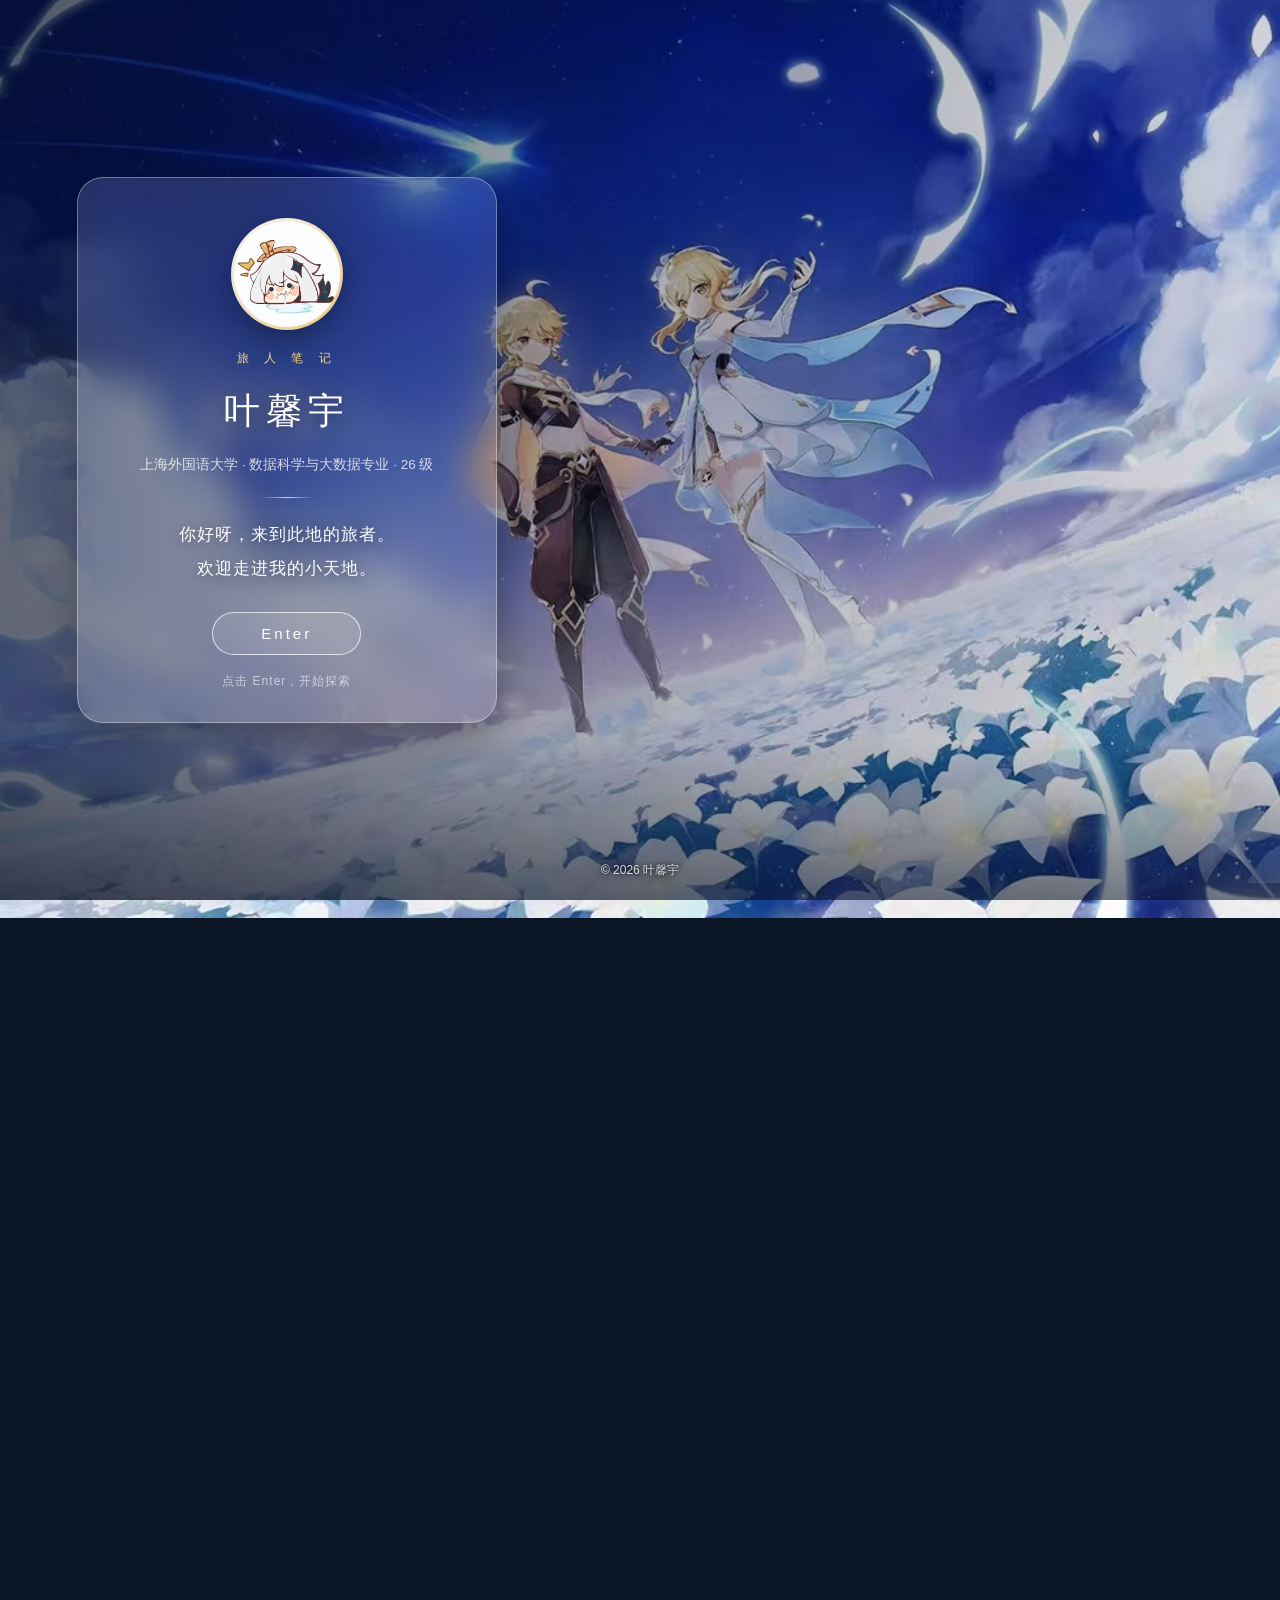
<file: index.html>
<!DOCTYPE html>
<html lang="zh-CN">
<head>
    <meta charset="UTF-8">
    <meta name="viewport" content="width=device-width, initial-scale=1">
    <meta name="description" content="叶馨宇的个人主页 —— 上海外国语大学 数据科学与大数据专业">
    <title>叶馨宇的个人主页</title>
    <link rel="stylesheet" type="text/css" href="style.css">
</head>
<body class="is-locked">

    <!-- 背景音乐：点 Enter 进入主页后淡入播放，右上角音符按钮可随时关闭
         loop = 循环播放；preload = 提前缓冲，避免点 Enter 后等待 -->
    <audio id="bgm" src="bgm.mp3" loop preload="auto"></audio>

    <!-- 音乐没能响起来时的提示条：点一下就能开始播放，
         同时把"卡在哪一步"（被浏览器拦了 / 文件加载不到）直接写在脸上 -->
    <div class="music-tip" id="musicTip" hidden>
        <span id="musicTipText">背景音乐没有自动播放，点这里开始</span>
        <button class="music-tip-btn" id="musicTipBtn" type="button">播放</button>
    </div>

    <!-- ============================================================
         第一部分：封面页（背景 足迹pv.jpg，头像 派蒙流口水.jpg）
         ============================================================ -->
    <section class="cover" id="cover">
        <div class="cover-bg"></div>
        <div class="cover-veil"></div>

        <div class="cover-card">
            <div class="avatar-wrap">
                <img class="avatar" src="派蒙流口水.jpg" alt="叶馨宇的头像">
            </div>

            <p class="cover-kicker">旅 人 笔 记</p>
            <h1 class="cover-name">叶馨宇</h1>
            <p class="cover-sub">上海外国语大学 · 数据科学与大数据专业 · 26 级</p>

            <div class="cover-rule"></div>

            <p class="cover-welcome">
                你好呀，来到此地的旅者。<br>
                欢迎走进我的小天地。
            </p>

            <button class="enter-btn" id="enterBtn" type="button">Enter</button>
            <p class="cover-hint">点击 Enter，开始探索</p>
        </div>

        <p class="cover-foot">© 2026 叶馨宇</p>
    </section>


    <!-- ============================================================
         第二部分：主页正文（背景 月荡海.jpg）
         ============================================================ -->
    <div class="site" id="top">
        <div class="site-bg"></div>
        <div class="site-veil"></div>

        <!-- 左侧竖排导航（手机端自动变成底部胶囊栏） -->
        <nav class="side-nav" id="sideNav">
            <a class="nav-item" href="#about">简介</a>
            <a class="nav-item" href="#hobby">爱好</a>
            <a class="nav-item" href="#study">学习</a>
            <a class="nav-item" href="#github">GitHub</a>
            <span class="nav-sep"></span>
            <button class="nav-item nav-btn" id="toCover" type="button">封面</button>
        </nav>

        <!-- 右上角工具：背景音乐开关 + 主题切换 -->
        <div class="top-tools">
            <button class="music-btn" id="musicBtn" type="button"
                    aria-label="关闭背景音乐" title="关闭背景音乐">
                <span class="music-icon">♪</span>
            </button>
            <button class="theme-btn" id="themeToggle" type="button">夜间</button>
        </div>

        <button class="back-top" id="backTop" type="button" title="回到顶部">↑</button>

        <main class="site-inner">
            <div class="content">

                <!-- 开篇 -->
                <section class="hero">
                    <p class="hero-kicker">旅 人 笔 记</p>
                    <h1 class="hero-title">你好呀，来到此地的旅者</h1>
                    <p class="hero-lead">
                        我是叶馨宇，上海外国语大学数据科学与大数据专业 26 级。<br>
                        这里放着我的一点日常、一点兴趣，和正在学着的东西。
                    </p>
                </section>

                <!-- 个人简介 -->
                <section class="card" id="about">
                    <h2>个人简介</h2>
                    <ul class="info-list">
                        <li>
                            <span class="info-label">专业</span>
                            <span class="info-value">数据科学与大数据专业</span>
                        </li>
                        <li>
                            <span class="info-label">年级</span>
                            <span class="info-value">26 级</span>
                        </li>
                        <li>
                            <span class="info-label">学校</span>
                            <span class="info-value">上海外国语大学</span>
                        </li>
                        <li>
                            <span class="info-label">邮箱</span>
                            <a class="info-value info-link" href="mailto:3751308612@qq.com">3751308612@qq.com</a>
                        </li>
                    </ul>
                </section>

                <!-- 兴趣爱好 -->
                <section class="card" id="hobby">
                    <h2>兴趣爱好</h2>
                    <div class="row">
                        <div class="col-text">
                            <ul class="tag-list">
                                <li>科幻小说</li>
                                <li>打乒乓球</li>
                                <li>看动漫</li>
                                <li>打游戏（原神、王者荣耀等）</li>
                            </ul>
                            <p class="body-text">
                                喜欢在科幻小说里找一个比现实更大的世界，也喜欢在球台上把脑子清空。
                            </p>
                        </div>
                        <figure class="col-media">
                            <img src="原神六周年.jpg" alt="原神六周年官方宣传插画">
                            <figcaption>
                                原神六周年 ·
                                <a class="cloud-link" href="https://ys.mihoyo.com/cloud/#/" target="_blank" rel="noopener">哎？云朵！</a>
                            </figcaption>
                        </figure>
                    </div>
                </section>

                <!-- 学习方向 -->
                <section class="card" id="study">
                    <h2>学习方向</h2>
                    <div class="row">
                        <div class="col-text">
                            <p class="body-text">
                                目前正在学习 HTML、CSS 和 Python，目标是把脑子里的想法真正做成能打开的东西。
                            </p>
                            <p class="quote">“技术宅拯救世界！”</p>
                        </div>
                        <figure class="col-media">
                            <img src="re0第三季.jpg" alt="Re:从零开始的异世界生活 第三季 宣传图">
                            <figcaption>Re:从零开始的异世界生活 第三季</figcaption>
                        </figure>
                    </div>
                </section>

                <!-- GitHub -->
                <section class="card" id="github">
                    <h2>GitHub</h2>
                    <p class="body-text">我的代码都放在这里，欢迎来看看。</p>
                    <a class="btn" href="https://github.com/vicissitude486/first_web_project" target="_blank" rel="noopener">前往我的 GitHub</a>
                </section>

                <footer class="footer">
                    <p>© 2026 叶馨宇 · 上海外国语大学</p>
                    <p><a href="mailto:3751308612@qq.com">3751308612@qq.com</a></p>
                </footer>

            </div>
        </main>
    </div>

    <script src="js/main.js"></script>
</body>
</html>
</file>
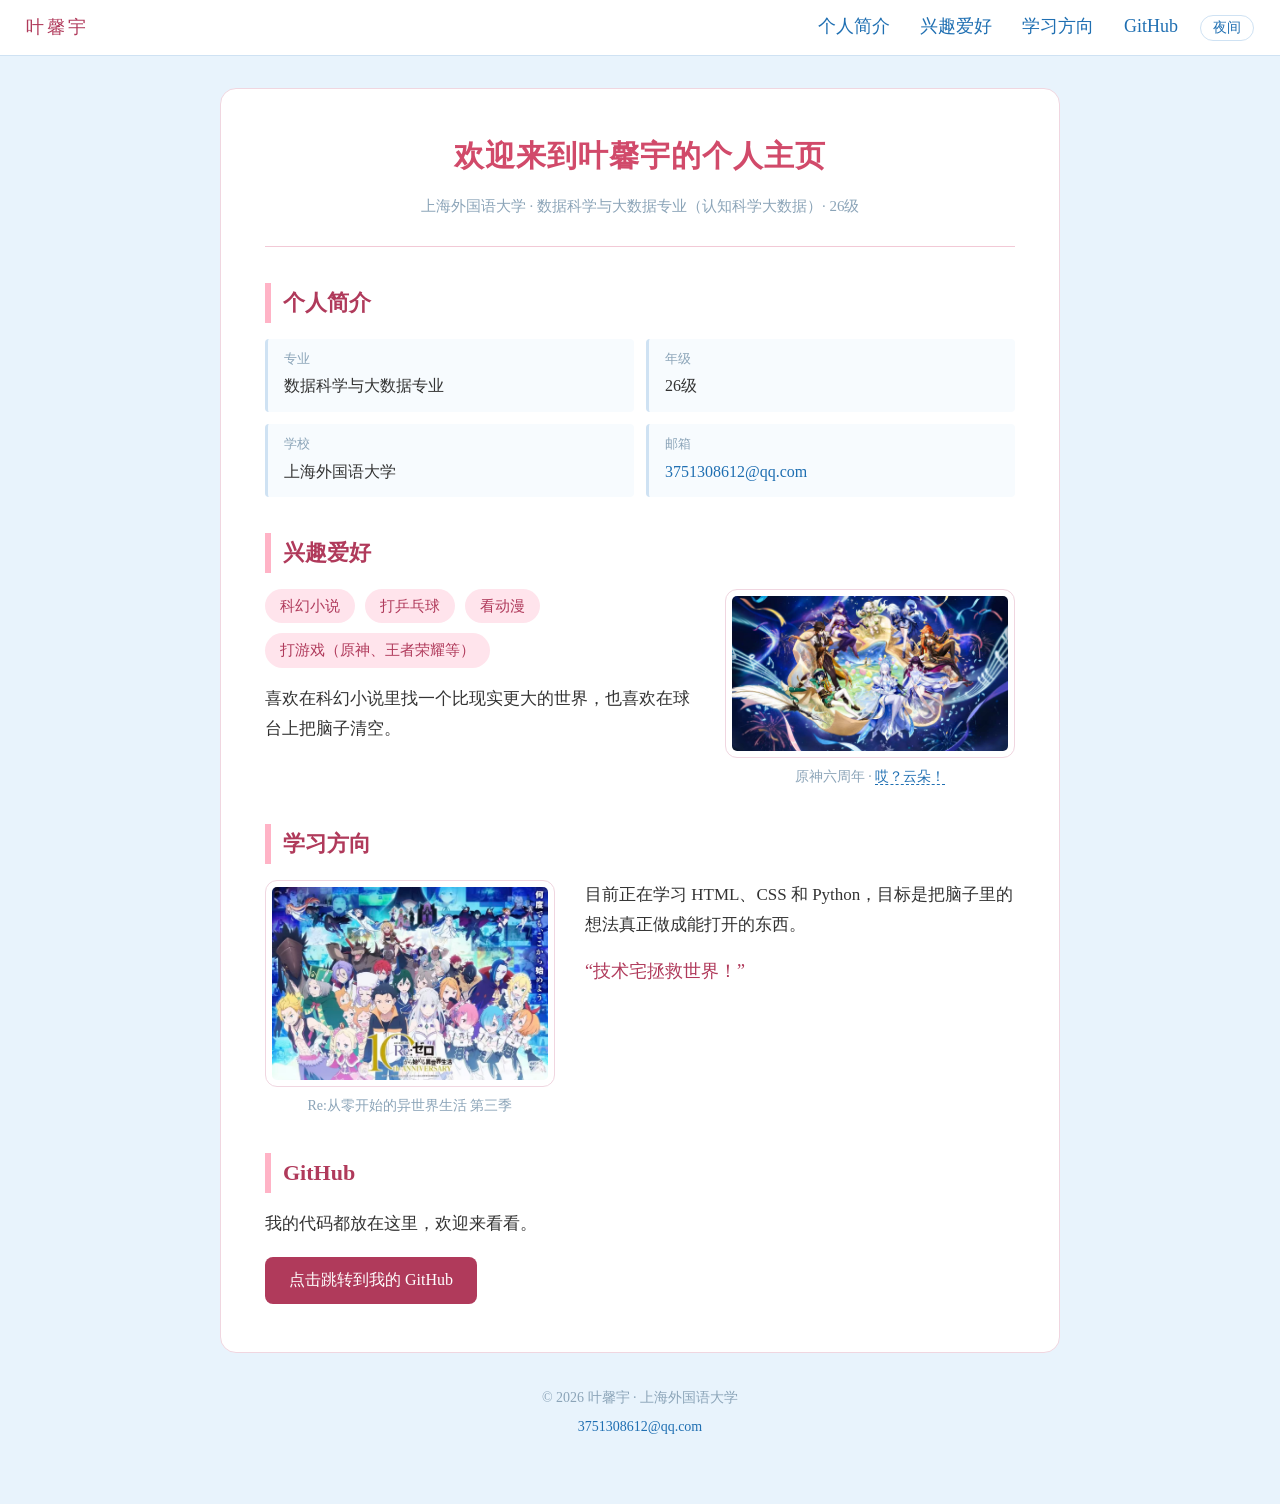
<file: v1/index.html>
<!DOCTYPE html>
<html lang="zh-CN">
<head>
    <meta charset="UTF-8">
    <meta name="viewport" content="width=device-width, initial-scale=1">
    <meta name="description" content="叶馨宇的个人主页 —— 上海外国语大学 数据科学与大数据专业">
    <title>叶馨宇的个人主页</title>
    <link rel="stylesheet" type="text/css" href="style.css">
</head>
<body>

    <!-- 顶部导航：左侧站名 + 右侧锚点链接 + 主题/菜单按钮 -->
    <header class="nav">
        <a class="nav-logo" href="#top">叶馨宇</a>

        <nav class="nav-links" id="navMenu">
            <a href="#about">个人简介</a>
            <a href="#hobby">兴趣爱好</a>
            <a href="#study">学习方向</a>
            <a href="#github">GitHub</a>
        </nav>

        <div class="nav-right">
            <button class="theme-btn" id="themeToggle" type="button">夜间</button>
            <button class="nav-toggle" id="navToggle" type="button" aria-label="打开菜单" aria-expanded="false">
                <span></span>
                <span></span>
                <span></span>
            </button>
        </div>
    </header>

    <main class="card" id="top">

        <!-- 欢迎区 -->
        <section class="hero">
            <h1>欢迎来到叶馨宇的个人主页</h1>
            <p class="hero-sub">上海外国语大学 · 数据科学与大数据专业（认知科学大数据）· 26级</p>
        </section>

        <!-- 个人简介 -->
        <section id="about">
            <h2>个人简介</h2>
            <ul class="info-list">
                <li>
                    <span class="info-label">专业</span>
                    <span class="info-value">数据科学与大数据专业</span>
                </li>
                <li>
                    <span class="info-label">年级</span>
                    <span class="info-value">26级</span>
                </li>
                <li>
                    <span class="info-label">学校</span>
                    <span class="info-value">上海外国语大学</span>
                </li>
                <li>
                    <span class="info-label">邮箱</span>
                    <a class="info-value" href="mailto:3751308612@qq.com">3751308612@qq.com</a>
                </li>
            </ul>
        </section>

        <!-- 兴趣爱好 -->
        <section id="hobby">
            <h2>兴趣爱好</h2>
            <div class="row">
                <div class="col-text">
                    <ul class="tag-list">
                        <li>科幻小说</li>
                        <li>打乒乓球</li>
                        <li>看动漫</li>
                        <li>打游戏（原神、王者荣耀等）</li>
                    </ul>
                    <p>喜欢在科幻小说里找一个比现实更大的世界，也喜欢在球台上把脑子清空。</p>
                </div>
                <figure class="col-media">
                    <img src="../原神六周年.jpg" alt="原神六周年官方宣传插画">
                    <figcaption>
                        原神六周年 ·
                        <a class="cloud-link" href="https://ys.mihoyo.com/cloud/#/" target="_blank" rel="noopener">哎？云朵！</a>
                    </figcaption>
                </figure>
            </div>
        </section>

        <!-- 学习方向 -->
        <section id="study">
            <h2>学习方向</h2>
            <div class="row">
                <figure class="col-media">
                    <img src="../re0第三季.jpg" alt="Re:从零开始的异世界生活 第三季 宣传图">
                    <figcaption>Re:从零开始的异世界生活 第三季</figcaption>
                </figure>
                <div class="col-text">
                    <p>目前正在学习 HTML、CSS 和 Python，目标是把脑子里的想法真正做成能打开的东西。</p>
                    <p class="quote">“技术宅拯救世界！”</p>
                </div>
            </div>
        </section>

        <!-- GitHub -->
        <section id="github">
            <h2>GitHub</h2>
            <p>我的代码都放在这里，欢迎来看看。</p>
            <a class="btn" href="https://github.com/vicissitude486/first_web_project" target="_blank" rel="noopener">点击跳转到我的 GitHub</a>
        </section>

    </main>

    <footer class="footer">
        <p>© 2026 叶馨宇 · 上海外国语大学</p>
        <p><a href="mailto:3751308612@qq.com">3751308612@qq.com</a></p>
    </footer>

    <button id="backTop" type="button" title="回到顶部">↑</button>

    <script src="js/main.js"></script>
</body>
</html>
</file>
<file: style.css>
/* ==========================================================
   叶馨宇的个人主页 —— style.css
   版本二：旅人封面版
   第一部分 封面 → 足迹pv.jpg 背景 + 派蒙头像 + Enter
   第二部分 主页 → 月荡海.jpg 背景 + 左侧竖排导航

   配色全部走 CSS 变量，切主题只改变量
   ========================================================== */

:root {
    /* 遮罩层：压在背景图上，保证白字看得清
       宽屏用横向渐变（左深右浅，把画面主体让出来）
       窄屏用纵向渐变（卡片居中，上下压暗） */
    --veil-cover-x: linear-gradient(100deg,
            rgba(6, 14, 34, 0.66) 0%,
            rgba(6, 14, 34, 0.34) 46%,
            rgba(6, 14, 34, 0.08) 100%);
    --veil-cover-y: linear-gradient(180deg,
            rgba(8, 18, 40, 0.34) 0%,
            rgba(8, 18, 40, 0.22) 45%,
            rgba(6, 12, 30, 0.62) 100%);
    --veil-site: linear-gradient(180deg,
            rgba(6, 14, 32, 0.20) 0%,
            rgba(6, 14, 32, 0.46) 100%);

    /* 毛玻璃 */
    --glass: rgba(255, 255, 255, 0.14);
    --glass-2: rgba(255, 255, 255, 0.24);
    --glass-hover: rgba(255, 255, 255, 0.34);
    /* 底部导航栏要更"实"一点，不然下层文字会透出来看着乱 */
    --dock-bg: rgba(14, 30, 54, 0.68);
    --brd: rgba(255, 255, 255, 0.34);
    --brd-soft: rgba(255, 255, 255, 0.18);

    /* 文字 */
    --text: #ffffff;
    --dim: rgba(255, 255, 255, 0.78);

    /* 点缀色 */
    --accent: #ffd979;
    --accent-deep: #1b3a5c;

    --shadow: 0 14px 44px rgba(4, 10, 26, 0.38);

    --font-title: "KaiTi", "楷体", "STKaiti", serif;
    --font-body: "Microsoft YaHei", "微软雅黑", "PingFang SC", sans-serif;
}

[data-theme="dark"] {
    --veil-cover-x: linear-gradient(100deg,
            rgba(2, 6, 16, 0.84) 0%,
            rgba(2, 6, 16, 0.62) 46%,
            rgba(2, 6, 16, 0.38) 100%);
    --veil-cover-y: linear-gradient(180deg,
            rgba(2, 6, 16, 0.62) 0%,
            rgba(2, 6, 16, 0.58) 45%,
            rgba(1, 4, 12, 0.86) 100%);
    --veil-site: linear-gradient(180deg,
            rgba(2, 6, 16, 0.58) 0%,
            rgba(1, 4, 12, 0.80) 100%);

    --glass: rgba(14, 26, 46, 0.50);
    --glass-2: rgba(28, 46, 74, 0.62);
    --glass-hover: rgba(40, 62, 96, 0.72);
    --dock-bg: rgba(8, 18, 34, 0.84);
    --brd: rgba(150, 196, 255, 0.26);
    --brd-soft: rgba(150, 196, 255, 0.14);

    --text: #eef4ff;
    --dim: rgba(206, 224, 246, 0.74);

    --accent: #ffdd8f;
    --accent-deep: #0a1526;

    --shadow: 0 14px 44px rgba(0, 0, 0, 0.60);
}


* {
    box-sizing: border-box;
}

html {
    scroll-padding-top: 24px;
    scroll-behavior: smooth;
    background-color: #0a1526;
}

body {
    margin: 0;
    font-family: var(--font-body);
    font-size: 15.5px;
    line-height: 1.8;
    color: var(--text);
    transition: color 0.3s ease;
}

body.is-locked {
    overflow: hidden;
}

img {
    max-width: 100%;
}


/* ==========================================================
   第一部分：封面
   ========================================================== */

.cover {
    position: fixed;
    inset: 0;
    z-index: 100;

    display: flex;
    align-items: center;
    justify-content: flex-start;
    padding-left: clamp(24px, 6vw, 120px);

    transition: opacity 0.7s ease, visibility 0.7s ease;
}

.cover-bg {
    position: absolute;
    inset: 0;
    background: url("足迹pv.jpg") center / cover no-repeat;
    transform: scale(1.04);
    transition: transform 1.6s ease;
}

.cover-veil {
    position: absolute;
    inset: 0;
    background:
        linear-gradient(0deg, rgba(6, 14, 34, 0.5) 0%, rgba(6, 14, 34, 0) 18%),
        var(--veil-cover-x);
    transition: background 0.4s ease;
}

.cover-card {
    position: relative;
    z-index: 2;

    width: min(420px, 86vw);
    padding: 40px 36px 30px;
    text-align: center;

    background: var(--glass);
    border: 1px solid var(--brd);
    border-radius: 26px;
    backdrop-filter: blur(18px) saturate(140%);
    -webkit-backdrop-filter: blur(18px) saturate(140%);
    box-shadow: var(--shadow);

    animation: cardIn 1s cubic-bezier(0.2, 0.8, 0.2, 1) both;
    transition: opacity 0.6s ease, transform 0.6s ease;
}

@keyframes cardIn {
    from {
        opacity: 0;
        transform: translateY(26px);
    }
    to {
        opacity: 1;
        transform: translateY(0);
    }
}

/* 头像：外圈一圈浅金渐变描边 */
.avatar-wrap {
    width: 112px;
    height: 112px;
    margin: 0 auto 18px;
    padding: 3px;
    border-radius: 50%;
    background: linear-gradient(135deg, rgba(255, 255, 255, 0.95), rgba(255, 217, 121, 0.9));
    box-shadow: 0 10px 28px rgba(3, 10, 26, 0.4);
}

.avatar {
    display: block;
    width: 100%;
    height: 100%;
    border-radius: 50%;
    object-fit: cover;
    background-color: #ffffff;
}

.cover-kicker {
    margin: 0 0 10px;
    font-size: 12px;
    letter-spacing: 6px;
    color: var(--accent);
}

.cover-name {
    margin: 0 0 10px;
    font-family: var(--font-title);
    font-size: 36px;
    font-weight: 400;
    letter-spacing: 6px;
    color: #ffffff;
    text-shadow: 0 2px 20px rgba(3, 10, 26, 0.55);
}

.cover-sub {
    margin: 0;
    font-size: 13.5px;
    line-height: 1.7;
    color: var(--dim);
    /* 换行时两行长度尽量均衡，避免只剩一个"级"字掉到下一行 */
    text-wrap: balance;
}

.cover-rule {
    width: 52px;
    height: 1px;
    margin: 20px auto;
    background: linear-gradient(90deg, transparent, rgba(255, 255, 255, 0.75), transparent);
}

.cover-welcome {
    margin: 0 0 26px;
    font-family: var(--font-title);
    font-size: 17px;
    line-height: 2;
    letter-spacing: 1px;
    color: #ffffff;
    text-shadow: 0 2px 16px rgba(3, 10, 26, 0.5);
}

.enter-btn {
    padding: 12px 48px;
    border: 1px solid rgba(255, 255, 255, 0.72);
    border-radius: 999px;
    background: rgba(255, 255, 255, 0.10);

    font-family: var(--font-body);
    font-size: 15px;
    letter-spacing: 3px;
    color: #ffffff;
    cursor: pointer;

    transition: background-color 0.3s ease, color 0.3s ease,
                box-shadow 0.3s ease, transform 0.3s ease;
}

/* 悬停：填成白底深字，和参考视频里的效果一致 */
.enter-btn:hover,
.enter-btn:focus-visible {
    background: #ffffff;
    color: var(--accent-deep);
    box-shadow: 0 0 0 7px rgba(255, 255, 255, 0.16), 0 12px 30px rgba(255, 255, 255, 0.22);
    transform: translateY(-2px);
    outline: none;
}

.enter-btn:active {
    transform: translateY(0);
}

.cover-hint {
    margin: 16px 0 0;
    font-size: 12px;
    letter-spacing: 1px;
    color: rgba(255, 255, 255, 0.62);
}

.cover-foot {
    position: absolute;
    left: 0;
    right: 0;
    bottom: 18px;
    z-index: 2;
    margin: 0;
    text-align: center;
    font-size: 12px;
    color: rgba(255, 255, 255, 0.82);
    text-shadow: 0 1px 10px rgba(3, 10, 26, 0.9), 0 0 3px rgba(3, 10, 26, 0.8);
}

/* --- 点了 Enter 之后：封面淡出、背景轻微放大 --- */
body.is-entered .cover {
    opacity: 0;
    visibility: hidden;
    pointer-events: none;
}

body.is-entered .cover-bg {
    transform: scale(1.14);
}

body.is-entered .cover-card {
    opacity: 0;
    transform: translateY(-28px) scale(0.97);
}


/* ==========================================================
   第二部分：主页
   ========================================================== */

.site {
    position: relative;
    opacity: 0;
    transition: opacity 0.9s ease 0.25s;
}

body.is-entered .site {
    opacity: 1;
}

.site-bg {
    position: fixed;
    inset: 0;
    z-index: 0;
    background: url("月荡海.jpg") center / cover no-repeat;
    transform: scale(1.03);
}

.site-veil {
    position: fixed;
    inset: 0;
    z-index: 0;
    background: var(--veil-site);
    transition: background 0.4s ease;
}

.site-inner {
    position: relative;
    z-index: 1;
    padding-left: 176px;
}

.content {
    max-width: 800px;
    margin: 0 auto;
    padding: 0 28px;
}


/* ---------- 左侧竖排导航 ---------- */

.side-nav {
    position: fixed;
    left: 26px;
    top: 50%;
    z-index: 20;
    transform: translateY(-50%);

    display: flex;
    flex-direction: column;
    gap: 8px;
    padding: 14px 12px;

    background: var(--glass);
    border: 1px solid var(--brd);
    border-radius: 22px;
    backdrop-filter: blur(16px) saturate(140%);
    -webkit-backdrop-filter: blur(16px) saturate(140%);
    box-shadow: var(--shadow);

    transition: background-color 0.3s ease, border-color 0.3s ease;
}

.nav-item {
    display: block;
    padding: 9px 16px;

    background: transparent;
    border: 0;
    border-radius: 12px;

    font-family: var(--font-body);
    font-size: 14px;
    line-height: 1.5;
    color: var(--dim);
    text-align: center;
    text-decoration: none;
    white-space: nowrap;
    cursor: pointer;

    transition: background-color 0.22s ease, color 0.22s ease;
}

.nav-item:hover {
    background: var(--glass-2);
    color: var(--text);
}

.nav-item.active {
    background: var(--glass-2);
    color: var(--accent);
}

.nav-sep {
    display: block;
    height: 1px;
    margin: 4px 10px;
    background: var(--brd-soft);
}


/* ---------- 右上角工具条：音乐开关 + 主题切换 ---------- */

/* 两个按钮统一由这个容器定位，避免各自写死 right 值互相打架 */
.top-tools {
    position: fixed;
    top: 22px;
    right: 24px;
    z-index: 20;

    display: flex;
    align-items: center;
    gap: 10px;
}

.theme-btn {
    padding: 6px 16px;
    border: 1px solid var(--brd);
    border-radius: 999px;
    background: var(--glass);
    backdrop-filter: blur(14px);
    -webkit-backdrop-filter: blur(14px);

    font-family: var(--font-body);
    font-size: 13px;
    color: var(--text);
    cursor: pointer;

    transition: background-color 0.25s ease, border-color 0.25s ease;
}

.theme-btn:hover {
    background: var(--glass-hover);
}


/* 背景音乐开关：圆形 + 音符，播放时轻轻脉动，关闭时划一道斜杠 */
.music-btn {
    position: relative;
    display: flex;
    align-items: center;
    justify-content: center;
    width: 34px;
    height: 34px;
    padding: 0;

    border: 1px solid var(--brd);
    border-radius: 50%;
    background: var(--glass);
    backdrop-filter: blur(14px);
    -webkit-backdrop-filter: blur(14px);

    font-family: var(--font-body);
    font-size: 17px;
    line-height: 1;
    color: var(--accent);
    cursor: pointer;

    transition: background-color 0.25s ease, color 0.25s ease;
}

.music-btn:hover {
    background: var(--glass-hover);
}

/* 播放中：音符轻微呼吸，暗示"正在响" */
.music-btn .music-icon {
    display: inline-block;
    animation: musicBreath 2.2s ease-in-out infinite;
}

@keyframes musicBreath {
    0%, 100% {
        transform: scale(1);
        opacity: 1;
    }
    50% {
        transform: scale(1.16);
        opacity: 0.7;
    }
}

/* 关闭状态：变灰、停止脉动，并压一条斜杠 */
.music-btn.paused {
    color: var(--dim);
}

.music-btn.paused .music-icon {
    animation: none;
}

.music-btn.paused::after {
    content: "";
    position: absolute;
    left: 50%;
    top: 50%;
    width: 21px;
    height: 1.5px;
    border-radius: 2px;
    background: currentColor;
    transform: translate(-50%, -50%) rotate(-45deg);
}


/* 音乐没能自动播放时的提示条：只在出问题时才出现 */
.music-tip {
    position: fixed;
    left: 50%;
    bottom: 44px;
    transform: translateX(-50%);
    z-index: 30;

    display: flex;
    align-items: center;
    gap: 12px;
    padding: 10px 12px 10px 18px;

    border: 1px solid var(--brd);
    border-radius: 999px;
    background: rgba(10, 22, 40, 0.9);
    backdrop-filter: blur(14px);
    -webkit-backdrop-filter: blur(14px);
    box-shadow: var(--shadow);

    font-family: var(--font-body);
    font-size: 13px;
    color: #ffffff;
}

.music-tip[hidden] {
    display: none;
}

.music-tip-btn {
    flex: 0 0 auto;
    padding: 5px 15px;
    border: 0;
    border-radius: 999px;
    background: var(--accent);

    font-family: inherit;
    font-size: 13px;
    color: var(--accent-deep);
    cursor: pointer;
}

.back-top {
    position: fixed;
    right: 24px;
    bottom: 26px;
    z-index: 20;

    display: flex;
    align-items: center;
    justify-content: center;
    width: 46px;
    height: 46px;

    background: var(--glass);
    border: 1px solid var(--brd);
    border-radius: 50%;
    backdrop-filter: blur(14px);
    -webkit-backdrop-filter: blur(14px);
    box-shadow: var(--shadow);

    font-family: var(--font-body);
    font-size: 18px;
    color: var(--text);
    cursor: pointer;

    opacity: 0;
    visibility: hidden;
    transition: opacity 0.25s ease, visibility 0.25s ease, background-color 0.25s ease;
}

.back-top.show {
    opacity: 1;
    visibility: visible;
}

.back-top:hover {
    background: var(--glass-hover);
}


/* ---------- 开篇 ---------- */

.hero {
    padding: 96px 0 34px;
}

.hero-kicker {
    margin: 0 0 12px;
    font-size: 12px;
    letter-spacing: 6px;
    color: var(--accent);
}

.hero-title {
    margin: 0 0 16px;
    font-family: var(--font-title);
    font-size: 34px;
    font-weight: 400;
    letter-spacing: 3px;
    color: #ffffff;
    text-shadow: 0 2px 20px rgba(3, 10, 26, 0.6);
}

.hero-lead {
    margin: 0;
    font-size: 15px;
    line-height: 2;
    color: var(--dim);
    text-shadow: 0 1px 12px rgba(3, 10, 26, 0.55);
    /* 避免最后一行只剩一两个字（比如只剩"级。"） */
    text-wrap: pretty;
}


/* ---------- 毛玻璃卡片 ---------- */

.card {
    margin-bottom: 26px;
    padding: 30px 34px;

    background: var(--glass);
    border: 1px solid var(--brd);
    border-radius: 20px;
    backdrop-filter: blur(16px) saturate(140%);
    -webkit-backdrop-filter: blur(16px) saturate(140%);
    box-shadow: var(--shadow);

    transition: background-color 0.3s ease, border-color 0.3s ease;
}

.card h2 {
    margin: 0 0 18px;
    padding-left: 12px;
    border-left: 3px solid var(--accent);

    font-family: var(--font-title);
    font-size: 22px;
    font-weight: 400;
    letter-spacing: 2px;
    color: var(--text);
}

.body-text {
    margin: 0 0 8px;
    font-size: 15px;
    line-height: 1.9;
    color: var(--dim);
    text-wrap: pretty;
}

.quote {
    margin: 16px 0 0;
    font-family: var(--font-title);
    font-size: 18px;
    letter-spacing: 1px;
    color: var(--accent);
}


/* ---------- 个人简介：2×2 信息格 ---------- */

.info-list {
    display: grid;
    grid-template-columns: 1fr 1fr;
    gap: 12px;
    margin: 0;
    padding: 0;
    list-style: none;
}

.info-list li {
    padding: 11px 16px;
    background: var(--glass-2);
    border: 1px solid var(--brd-soft);
    border-radius: 12px;
    transition: background-color 0.3s ease;
}

.info-label {
    display: block;
    font-size: 12px;
    letter-spacing: 1px;
    color: var(--dim);
}

.info-value {
    font-size: 15px;
    color: var(--text);
}

.info-link {
    text-decoration: none;
    border-bottom: 1px dashed var(--brd);
}

.info-link:hover {
    color: var(--accent);
    border-bottom-color: var(--accent);
}


/* ---------- 兴趣爱好：标签 + 图文两栏 ---------- */

.tag-list {
    display: flex;
    flex-wrap: wrap;
    gap: 9px;
    margin: 0 0 16px;
    padding: 0;
    list-style: none;
}

.tag-list li {
    padding: 3px 15px;
    background: var(--glass-2);
    border: 1px solid var(--brd-soft);
    border-radius: 999px;
    font-size: 13.5px;
    line-height: 1.9;
    color: var(--text);
}

.row {
    display: flex;
    gap: 28px;
    align-items: flex-start;
}

.col-text {
    flex: 1 1 0;
    min-width: 0;
}

.col-media {
    flex: 0 0 250px;
    margin: 0;
}

.col-media img {
    display: block;
    width: 100%;
    height: auto;
    border-radius: 12px;
    border: 1px solid var(--brd-soft);
    box-shadow: 0 6px 20px rgba(3, 10, 26, 0.32);
}

figcaption {
    margin-top: 8px;
    font-size: 12.5px;
    line-height: 1.6;
    color: var(--dim);
    text-align: center;
}

.cloud-link {
    color: var(--accent);
    text-decoration: none;
    border-bottom: 1px dashed rgba(255, 217, 121, 0.7);
}

.cloud-link:hover {
    background: rgba(255, 217, 121, 0.14);
}


/* ---------- 按钮 ---------- */

.btn {
    display: inline-block;
    margin-top: 12px;
    padding: 10px 26px;

    background: var(--glass-2);
    border: 1px solid var(--brd);
    border-radius: 999px;

    font-size: 14.5px;
    color: var(--text);
    text-decoration: none;

    transition: background-color 0.25s ease, color 0.25s ease, transform 0.25s ease;
}

.btn:hover {
    background: #ffffff;
    color: var(--accent-deep);
    transform: translateY(-2px);
}


/* ---------- 页脚 ---------- */

.footer {
    padding: 10px 0 46px;
    text-align: center;
    font-size: 12.5px;
    color: var(--dim);
}

.footer p {
    margin: 0 0 4px;
}

.footer a {
    color: var(--dim);
    text-decoration: none;
}

.footer a:hover {
    color: var(--accent);
}


/* 窄一些的屏幕：卡片放不下左右分栏，改回居中 */
@media (max-width: 980px) {

    .cover {
        justify-content: center;
        padding-left: 0;
    }

    .cover-veil {
        background: var(--veil-cover-y);
    }
}


/* ==========================================================
   窄屏适配：左侧导航变成底部胶囊栏
   ========================================================== */

@media (max-width: 880px) {

    body {
        font-size: 15px;
    }

    .site-inner {
        padding-left: 0;
    }

    .content {
        padding: 0 16px;
    }

    /* 导航：竖排 → 底部横排胶囊 */
    .side-nav {
        left: 12px;
        right: 12px;
        bottom: 14px;
        top: auto;
        transform: none;

        flex-direction: row;
        justify-content: space-around;
        gap: 2px;
        padding: 6px;
        border-radius: 999px;

        background: var(--dock-bg);
        backdrop-filter: blur(20px) saturate(150%);
        -webkit-backdrop-filter: blur(20px) saturate(150%);
    }

    .nav-item {
        flex: 1;
        padding: 9px 4px;
        font-size: 13px;
    }

    .nav-sep {
        display: none;
    }

    .top-tools {
        top: 14px;
        right: 14px;
        gap: 8px;
    }

    .theme-btn {
        padding: 5px 13px;
        font-size: 12.5px;
    }

    .music-btn {
        width: 30px;
        height: 30px;
        font-size: 15px;
    }

    .music-tip {
        left: 12px;
        right: 12px;
        bottom: 84px;
        transform: none;
        justify-content: space-between;
        font-size: 12.5px;
    }

    .back-top {
        right: 16px;
        bottom: 92px;
        width: 42px;
        height: 42px;
        font-size: 16px;
    }

    .hero {
        padding: 72px 0 26px;
    }

    .hero-title {
        font-size: 26px;
        letter-spacing: 2px;
    }

    .hero-lead {
        font-size: 14px;
        line-height: 1.95;
    }

    .card {
        padding: 24px 22px;
        border-radius: 16px;
        margin-bottom: 20px;
    }

    .card h2 {
        font-size: 20px;
    }

    /* 简介两列 → 一列 */
    .info-list {
        grid-template-columns: 1fr;
    }

    /* 图文并排 → 上下排列 */
    .row {
        flex-direction: column;
        gap: 18px;
    }

    .col-media {
        flex: none;
        width: 100%;
    }

    .footer {
        padding-bottom: 96px;
    }

    /* 封面卡片收窄，并且靠下放，给上面的画留出位置 */
    .cover {
        align-items: flex-end;
        padding: 0 0 5vh;
    }

    .cover-card {
        padding: 32px 24px 24px;
        border-radius: 22px;
    }

    .cover-sub {
        font-size: 12.5px;
    }

    .cover-foot {
        display: none;
    }

    .avatar-wrap {
        width: 94px;
        height: 94px;
        margin-bottom: 16px;
    }

    .cover-name {
        font-size: 30px;
        letter-spacing: 5px;
    }

    .cover-welcome {
        font-size: 15.5px;
    }

    .enter-btn {
        padding: 11px 40px;
    }
}


/* 很矮的屏幕（横屏手机）别让封面卡片撑出界 */
@media (max-height: 560px) {
    .cover-card {
        padding: 22px 26px 18px;
    }

    .avatar-wrap {
        width: 64px;
        height: 64px;
        margin-bottom: 10px;
    }

    .cover-name {
        font-size: 24px;
    }

    .cover-rule {
        margin: 10px auto;
    }

    .cover-welcome {
        margin-bottom: 14px;
        font-size: 14px;
        line-height: 1.7;
    }

    .cover-hint {
        display: none;
    }
}
</file>
<file: v1/style.css>
/* ==========================================================
   叶馨宇的个人主页 —— style.css
   Round 2：把所有颜色集中成「变量」，这样切换主题只需改一处

   :root          → 亮色（默认）
   [data-theme="dark"] → 暗色
   ========================================================== */

:root {
    --bg: #E8F3FC;
    --card: #ffffff;
    --border: #f0d6e0;
    --divider: #f2c9d6;
    --text: #333333;
    --text-muted: #8ba4b8;
    --h1: #d14a6a;
    --h2: #b03a5b;
    --h2-bar: #ffb3c6;
    --link: #1f6fb2;
    --nav-bg: #ffffff;
    --nav-border: #cfe2f3;
    --tag-bg: #ffe4ec;
    --tag-text: #b03a5b;
    --info-bg: #f7fbfe;
    --info-bar: #cfe2f3;
    --btn-bg: #b03a5b;
    --btn-bg-hover: #8f2d49;
    --btn-text: #ffffff;
}

[data-theme="dark"] {
    --bg: #12181f;
    --card: #1b232d;
    --border: #2c3a49;
    --divider: #2c3a49;
    --text: #d5dee8;
    --text-muted: #7d90a4;
    --h1: #f497ab;
    --h2: #f0a0b6;
    --h2-bar: #8a4760;
    --link: #6cb4e8;
    --nav-bg: #161d26;
    --nav-border: #2c3a49;
    --tag-bg: #38242e;
    --tag-text: #f0a8bd;
    --info-bg: #212b36;
    --info-bar: #33465a;
    --btn-bg: #c04a6b;
    --btn-bg-hover: #d45c7d;
    --btn-text: #ffffff;
}


* {
    box-sizing: border-box;
}

html {
    background-color: var(--bg);
    scroll-padding-top: 76px;
    scroll-behavior: smooth;
}

body {
    margin: 0;
    padding: 0 20px 40px;
    font-family: "KaiTi", "楷体", serif;
    font-size: 18px;
    line-height: 1.8;
    color: var(--text);
    transition: background-color 0.25s ease, color 0.25s ease;
}


/* ---------- 顶部导航 ---------- */

.nav {
    position: fixed;
    top: 0;
    left: 0;
    right: 0;
    height: 56px;
    padding: 0 26px;

    display: flex;
    align-items: center;
    gap: 20px;

    background-color: var(--nav-bg);
    border-bottom: 1px solid var(--nav-border);
    z-index: 10;
    transition: background-color 0.25s ease, border-color 0.25s ease;
}

.nav-logo {
    font-family: "NSimSun", "新宋体", serif;
    font-size: 18px;
    letter-spacing: 3px;
    color: var(--h2);
    text-decoration: none;
}

.nav-links {
    display: flex;
    gap: 26px;
    margin-left: auto;
}

.nav-links a {
    color: var(--link);
    text-decoration: none;
    padding: 4px 2px;
    border-bottom: 2px solid transparent;
}

.nav-links a:hover,
.nav-links a.active {
    color: var(--h2);
    border-bottom-color: var(--h2);
}

/* 主题切换按钮 + 汉堡菜单按钮的容器 */
.nav-right {
    display: flex;
    align-items: center;
    gap: 10px;
}

/* 主题切换按钮 */
.theme-btn {
    padding: 3px 12px;
    border: 1px solid var(--nav-border);
    border-radius: 999px;
    background-color: transparent;
    font-family: inherit;
    font-size: 14px;
    color: var(--link);
    cursor: pointer;
}

.theme-btn:hover {
    border-color: var(--link);
}

/* 汉堡菜单按钮：桌面端不显示，手机上才出现 */
.nav-toggle {
    display: none;
    flex-direction: column;
    justify-content: center;
    gap: 5px;

    width: 30px;
    height: 30px;
    padding: 0;

    border: 0;
    background-color: transparent;
    cursor: pointer;
}

.nav-toggle span {
    display: block;
    width: 22px;
    height: 2px;
    margin: 0 auto;
    background-color: var(--h2);
    border-radius: 2px;
    transition: transform 0.25s ease, opacity 0.25s ease;
}

/* 点开菜单后，三条横线变成叉 */
.nav-toggle.open span:nth-child(1) {
    transform: translateY(7px) rotate(45deg);
}

.nav-toggle.open span:nth-child(2) {
    opacity: 0;
}

.nav-toggle.open span:nth-child(3) {
    transform: translateY(-7px) rotate(-45deg);
}


/* ---------- 主体白卡片 ---------- */

.card {
    max-width: 840px;
    margin: 88px auto 28px;
    padding: 40px 44px 48px;

    background-color: var(--card);
    border: 1px solid var(--border);
    border-radius: 16px;
    transition: background-color 0.25s ease, border-color 0.25s ease;
}

.card section {
    margin-bottom: 36px;
}

.card section:last-child {
    margin-bottom: 0;
}


/* ---------- 欢迎区 ---------- */

.hero {
    text-align: center;
    padding-bottom: 26px;
    border-bottom: 1px solid var(--divider);
}

h1 {
    margin: 0 0 10px;
    font-family: "NSimSun", "新宋体", serif;
    font-size: 30px;
    letter-spacing: 1px;
    color: var(--h1);
}

.hero-sub {
    margin: 0;
    font-size: 15px;
    color: var(--text-muted);
}


/* ---------- 各级标题 ---------- */

h2 {
    margin: 0 0 16px;
    padding-left: 12px;
    border-left: 6px solid var(--h2-bar);
    font-family: "KaiTi", "楷体", serif;
    font-size: 22px;
    color: var(--h2);
}

p {
    margin: 0 0 8px;
    font-size: 17px;
}

.quote {
    margin-top: 14px;
    font-size: 18px;
    color: var(--h2);
}


/* ---------- 个人简介：2×2 信息格 ---------- */

.info-list {
    display: grid;
    grid-template-columns: 1fr 1fr;
    gap: 12px;
    margin: 0;
    padding: 0;
    list-style: none;
}

.info-list li {
    padding: 10px 16px;
    background-color: var(--info-bg);
    border-left: 3px solid var(--info-bar);
    border-radius: 4px;
    transition: background-color 0.25s ease;
}

.info-label {
    display: block;
    font-size: 13px;
    line-height: 1.6;
    color: var(--text-muted);
}

.info-value {
    font-size: 16px;
    color: var(--text);
}

.info-list a.info-value {
    color: var(--link);
    text-decoration: none;
}

.info-list a.info-value:hover {
    text-decoration: underline;
}


/* ---------- 兴趣爱好：标签 + 图文两栏 ---------- */

.tag-list {
    display: flex;
    flex-wrap: wrap;
    gap: 10px;
    margin: 0 0 16px;
    padding: 0;
    list-style: none;
}

.tag-list li {
    padding: 3px 15px;
    background-color: var(--tag-bg);
    border-radius: 999px;
    font-size: 15px;
    line-height: 1.9;
    color: var(--tag-text);
    transition: background-color 0.25s ease, color 0.25s ease;
}

.row {
    display: flex;
    gap: 30px;
    align-items: flex-start;
}

.col-text {
    flex: 1 1 0;
    min-width: 0;
}

.col-media {
    flex: 0 0 290px;
    margin: 0;
}

.col-media img {
    display: block;
    width: 100%;
    height: auto;
    padding: 6px;
    background-color: var(--card);
    border: 1px solid var(--border);
    border-radius: 12px;
}

figcaption {
    margin-top: 8px;
    font-size: 14px;
    line-height: 1.6;
    color: var(--text-muted);
    text-align: center;
}

/* V1 的 bug：这个链接原来被写成白色字，在白卡片上完全看不见。
   现在颜色交给 CSS 变量管，亮/暗两种主题下都看得清。 */
.cloud-link {
    color: var(--link);
    text-decoration: none;
    border-bottom: 1px dashed var(--link);
}

.cloud-link:hover {
    background-color: var(--bg);
}


/* ---------- GitHub 按钮 ---------- */

.btn {
    display: inline-block;
    margin-top: 10px;
    padding: 9px 24px;
    background-color: var(--btn-bg);
    border-radius: 8px;
    font-size: 16px;
    color: var(--btn-text);
    text-decoration: none;
    transition: background-color 0.25s ease;
}

.btn:hover {
    background-color: var(--btn-bg-hover);
}


/* ---------- 回到顶部按钮 ---------- */

#backTop {
    position: fixed;
    right: 24px;
    bottom: 24px;
    width: 46px;
    height: 46px;

    display: flex;
    align-items: center;
    justify-content: center;

    background-color: var(--card);
    border: 1px solid var(--border);
    border-radius: 50%;
    box-shadow: 0 2px 10px rgba(31, 111, 178, 0.15);

    font-family: inherit;
    font-size: 18px;
    color: var(--link);
    cursor: pointer;

    /* 默认隐藏，滚动到一定距离后由 JS 加上 .show 才出现 */
    opacity: 0;
    visibility: hidden;
    transition: opacity 0.25s ease, visibility 0.25s ease, background-color 0.25s ease;
}

#backTop.show {
    opacity: 1;
    visibility: visible;
}

#backTop:hover {
    background-color: var(--info-bg);
}


/* ---------- 页脚 ---------- */

.footer {
    max-width: 840px;
    margin: 0 auto;
    padding: 4px 44px 20px;
    text-align: center;
    font-size: 14px;
    color: var(--text-muted);
}

.footer p {
    margin: 0 0 4px;
    font-size: 14px;
    color: var(--text-muted);
}

.footer a {
    color: var(--link);
    text-decoration: none;
}

.footer a:hover {
    text-decoration: underline;
}


/* ==========================================================
   Round 4：手机 / 窄窗口适配
   小于 800px 时：导航收进汉堡菜单，图文两栏改为上下排列
   ========================================================== */

@media (max-width: 800px) {

    body {
        padding: 0 12px 28px;
        font-size: 17px;
    }

    /* --- 导航：显示汉堡按钮，链接变成下拉面板 --- */
    .nav {
        padding: 0 16px;
        gap: 12px;
    }

    .nav-toggle {
        display: flex;
    }

    /* 菜单收起来后，按钮组自己靠右 */
    .nav-right {
        margin-left: auto;
    }

    .nav-links {
        position: fixed;
        top: 56px;
        left: 0;
        right: 0;

        flex-direction: column;
        gap: 0;
        margin-left: 0;
        padding: 6px 0;

        background-color: var(--nav-bg);
        border-bottom: 1px solid var(--nav-border);
        box-shadow: 0 6px 14px rgba(31, 111, 178, 0.08);

        display: none;
    }

    .nav-links.open {
        display: flex;
    }

    .nav-links a {
        padding: 12px 22px;
        border-bottom: 0;
        line-height: 1.4;
    }

    .nav-links a.active {
        background-color: var(--info-bg);
    }

    /* --- 主体卡片 --- */
    .card {
        margin: 78px auto 20px;
        padding: 26px 22px 32px;
        border-radius: 12px;
    }

    h1 {
        font-size: 24px;
        line-height: 1.5;
    }

    .hero-sub {
        font-size: 13px;
    }

    h2 {
        font-size: 20px;
    }

    /* --- 个人简介：两列改一列 --- */
    .info-list {
        grid-template-columns: 1fr;
    }

    /* --- 图文两栏改成上下排列 --- */
    .row {
        flex-direction: column;
        gap: 18px;
    }

    /* 学习方向这块的图片在 HTML 里排在前面，
       手机上用 column-reverse 让文字仍然先出现 */
    #study .row {
        flex-direction: column-reverse;
    }

    .col-media {
        flex: none;
        width: 100%;
    }

    .footer {
        padding: 4px 22px 20px;
    }
}
</file>
